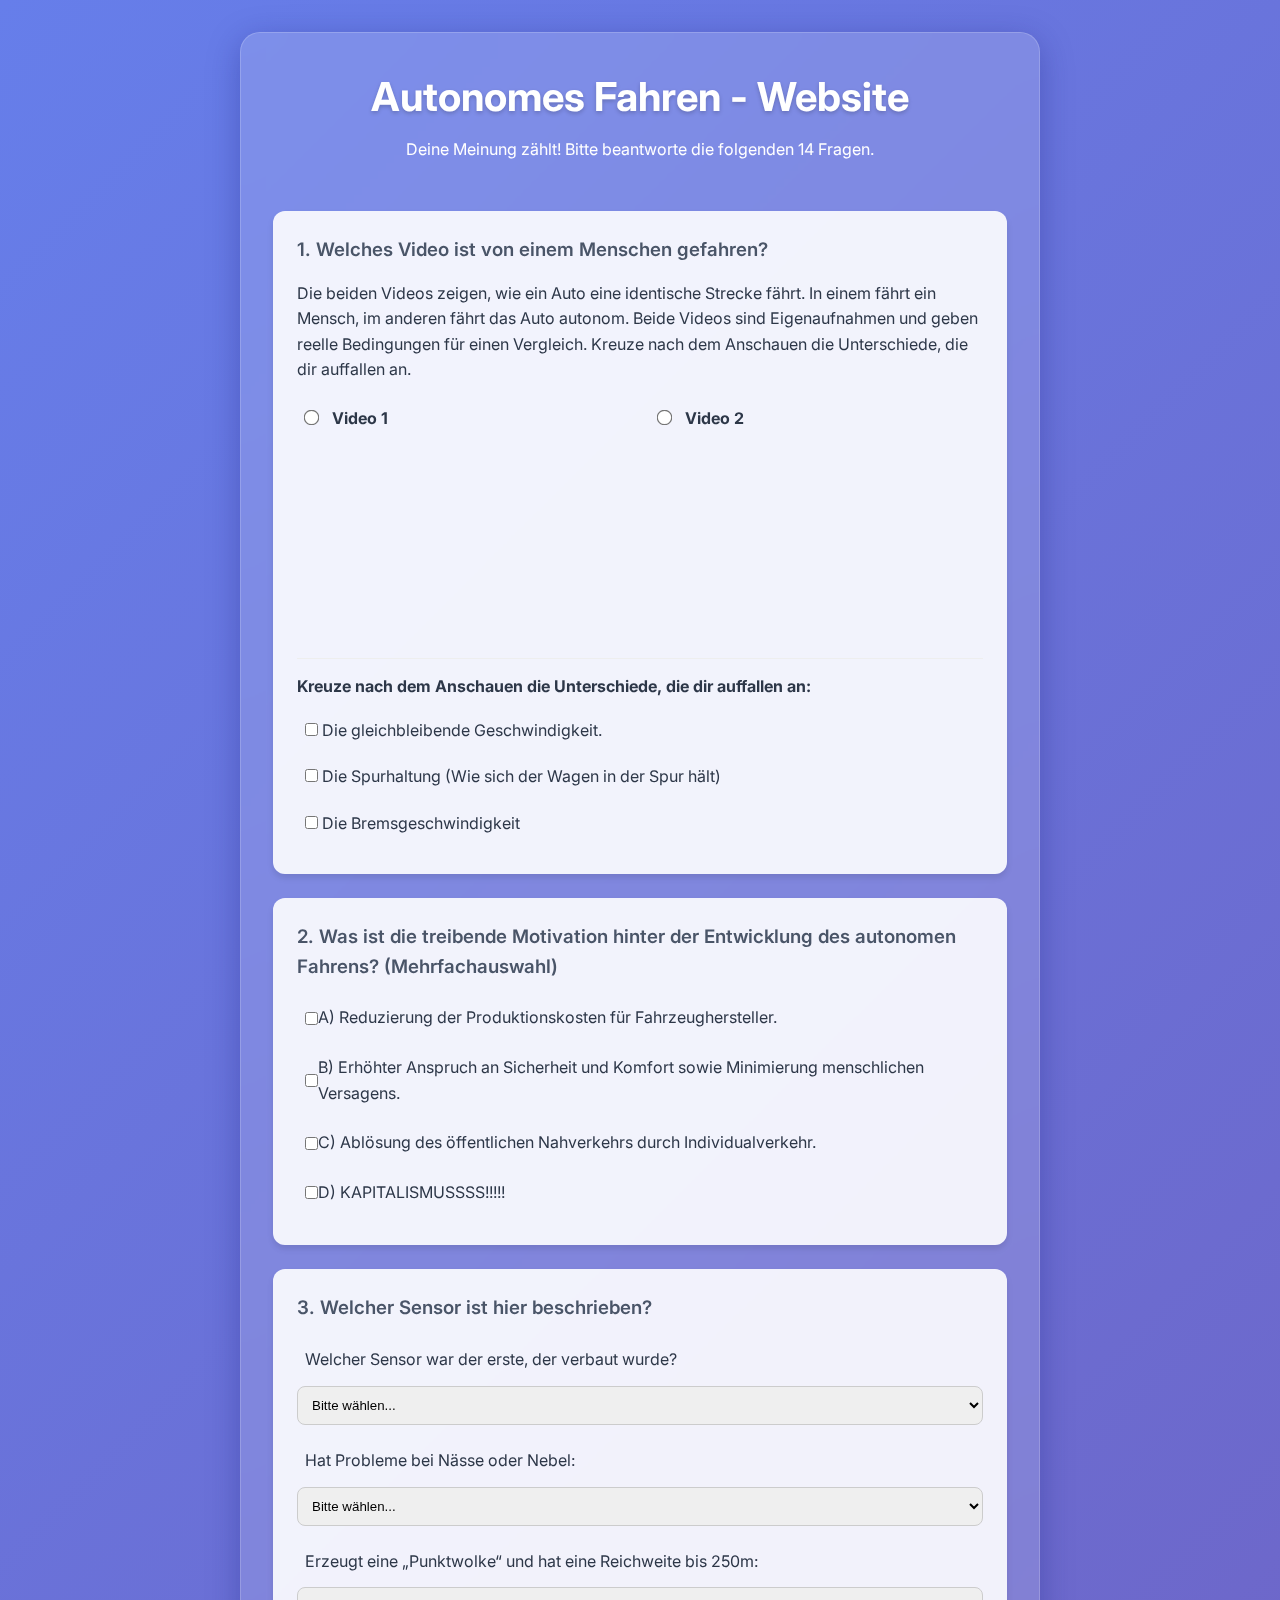
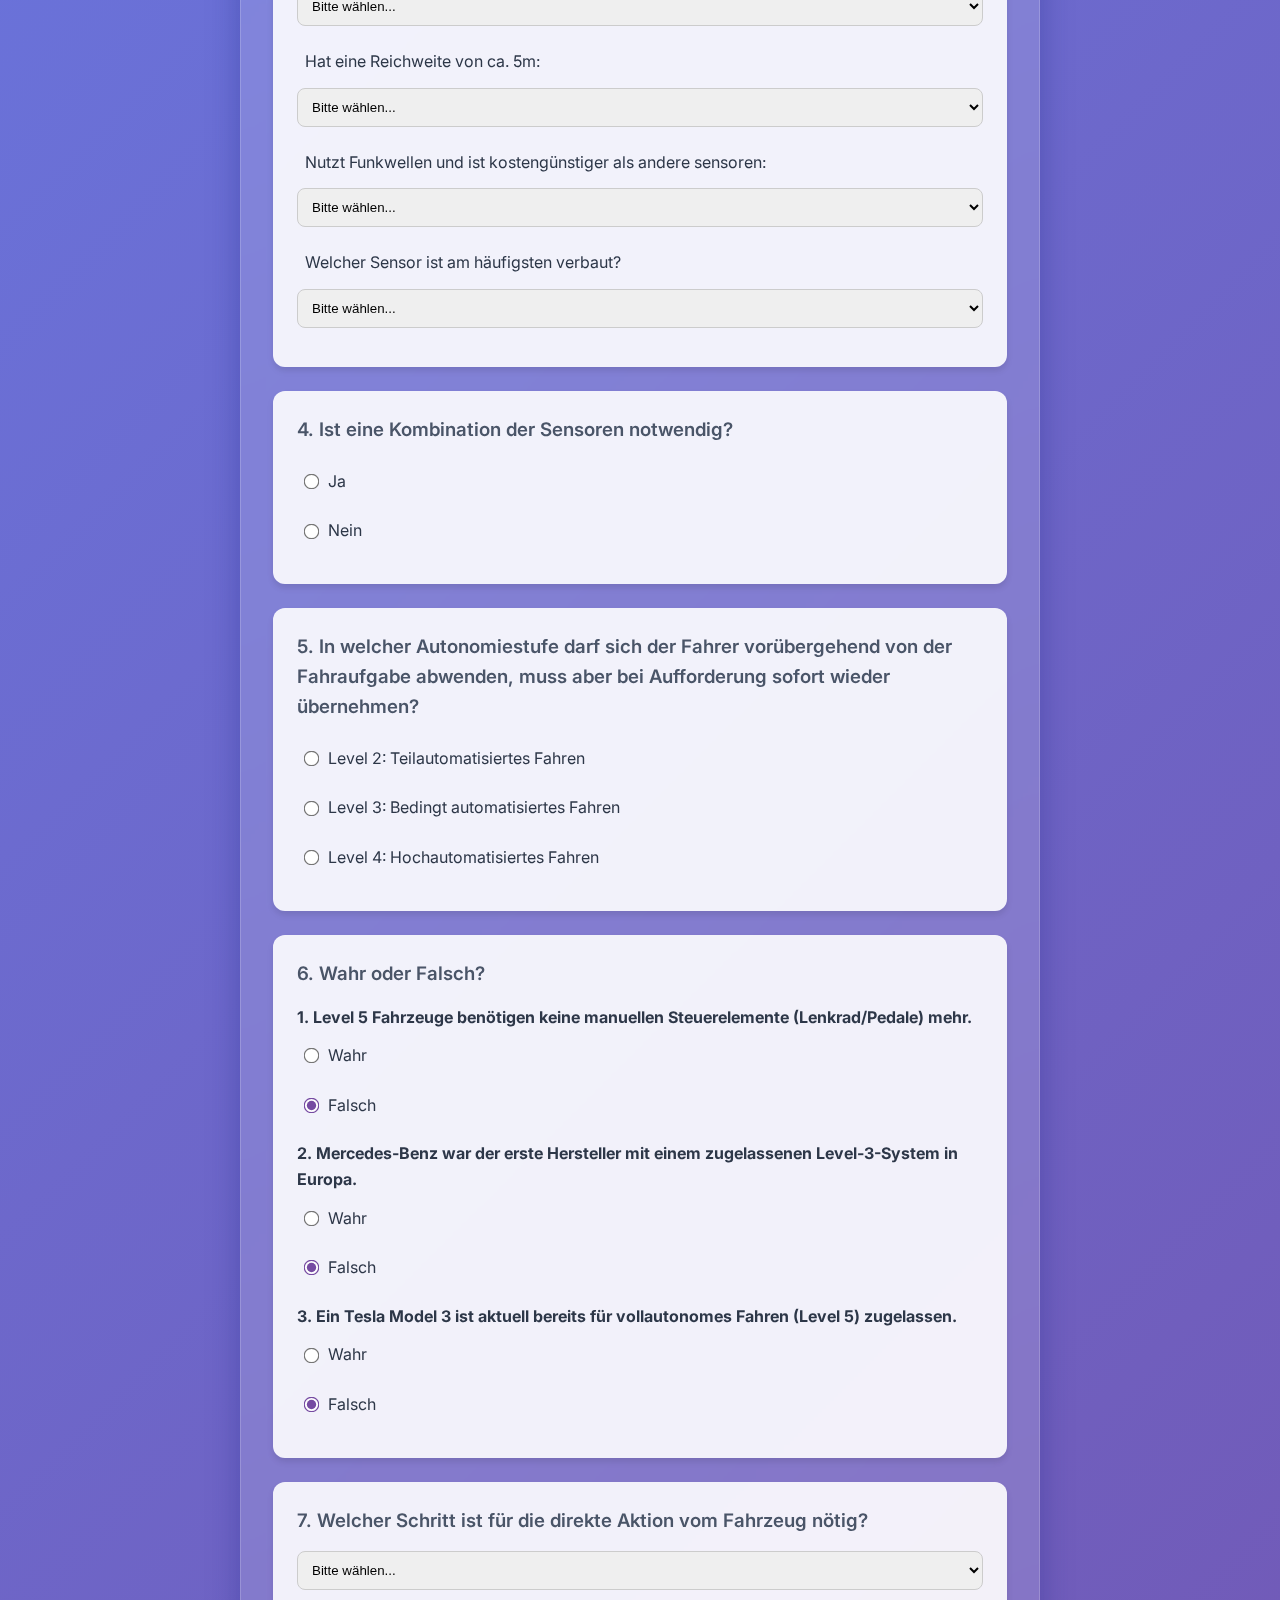
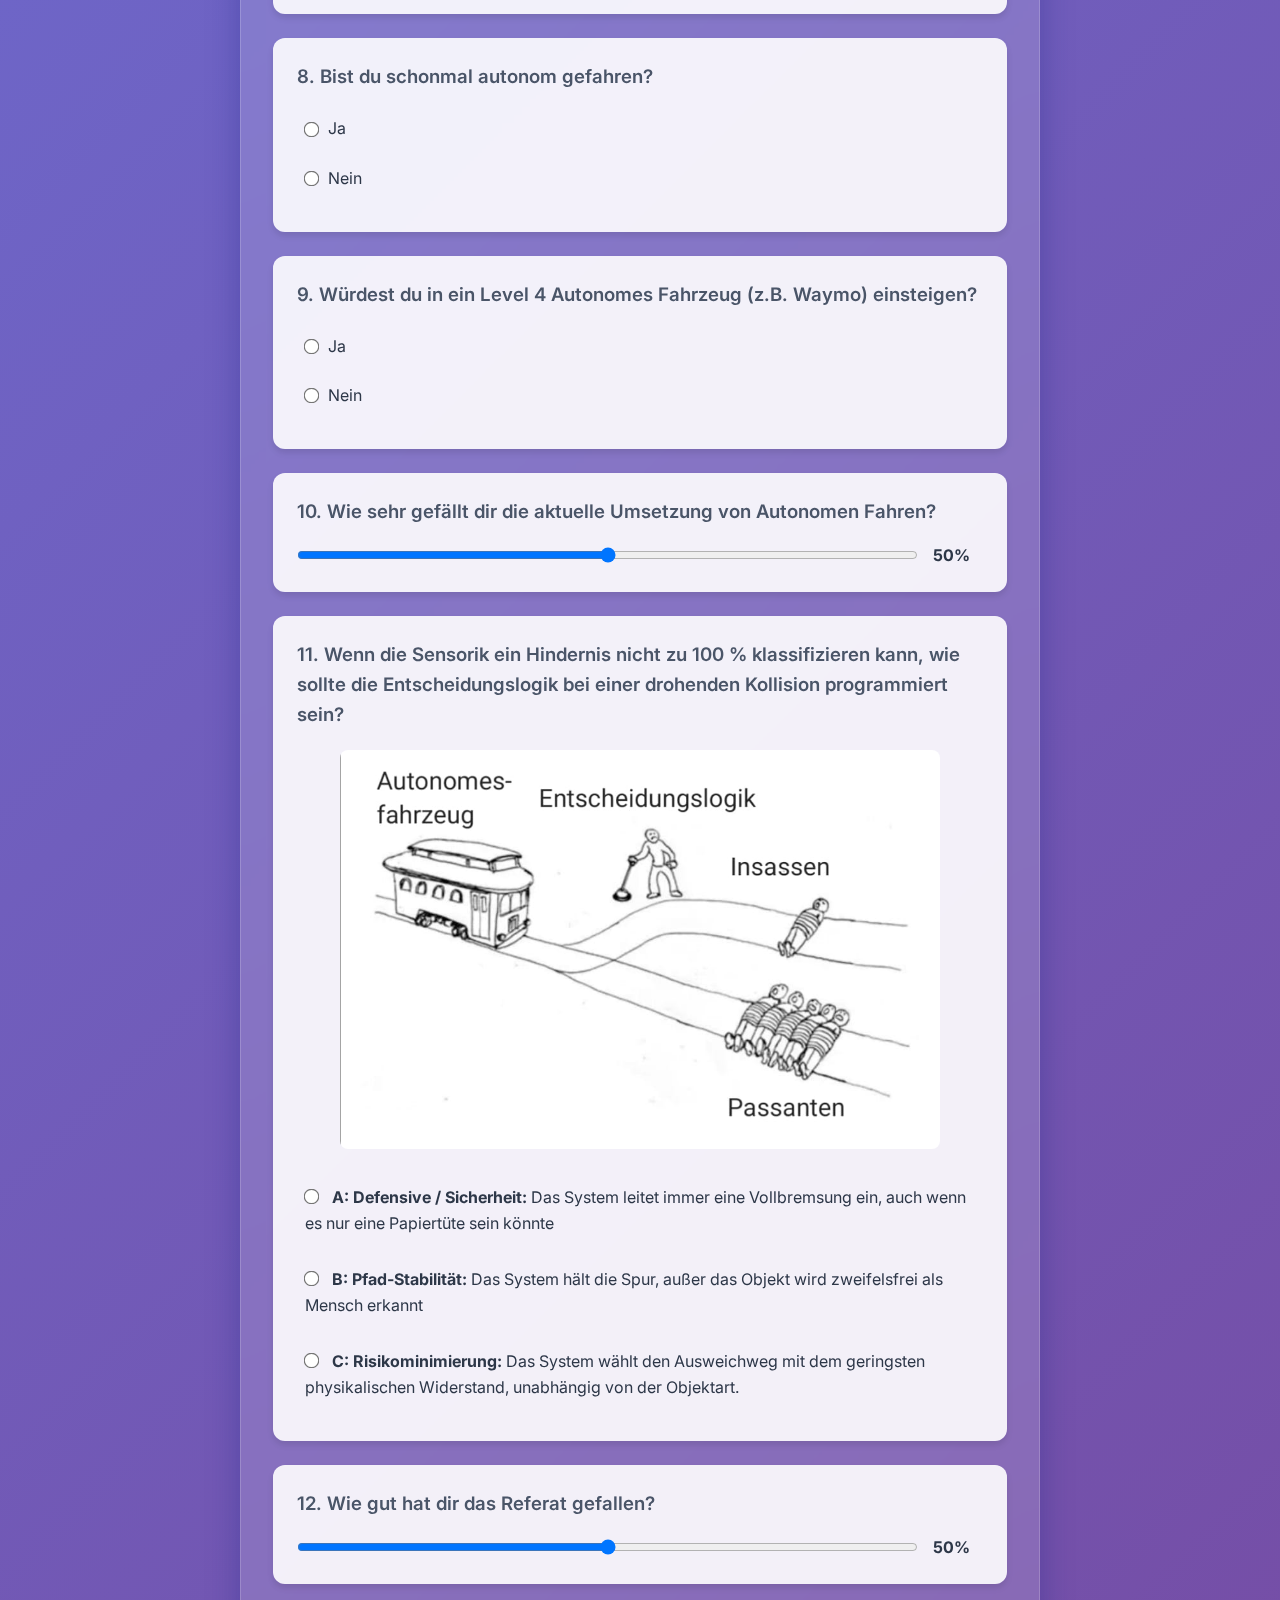
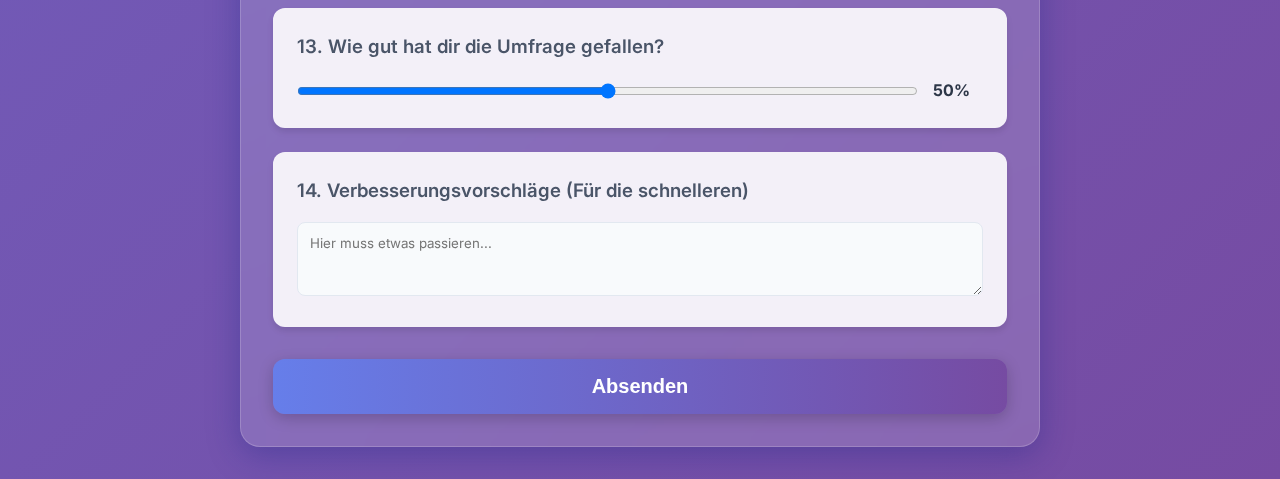
<file: index.html>
<!DOCTYPE html>
<html lang="de">

<head>
    <meta charset="UTF-8">
    <meta name="viewport" content="width=device-width, initial-scale=1.0">
    <title>Autonomes Fahren - Website</title>
    <link rel="stylesheet" href="style.css">
    <link href="https://fonts.googleapis.com/css2?family=Inter:wght@300;400;600&display=swap" rel="stylesheet">
</head>

<body>
    <div class="background-animation"></div>
    <div class="container">
        <header>
            <h1>Autonomes Fahren - Website</h1>
            <p>Deine Meinung zählt! Bitte beantworte die folgenden 14 Fragen.</p>
        </header>

        <form id="surveyForm">
            <!-- Multiple Choice Questions -->
            <!-- Age Question (Formerly Q1, moved to pos 11) -->
            <!-- Video Question (Now Q1) -->
            <!-- Video Question (Now Q1) -->
            <div class="question-card">
                <h3>1. Welches Video ist von einem Menschen gefahren?</h3>
                <p style="margin-bottom: 15px;">
                    Die beiden Videos zeigen, wie ein Auto eine identische Strecke fährt. In einem fährt ein Mensch, im
                    anderen fährt das Auto autonom. Beide Videos sind Eigenaufnahmen und geben reelle Bedingungen für
                    einen Vergleich. Kreuze nach dem Anschauen die Unterschiede, die dir auffallen an.
                </p>
                <div class="video-options">
                    <label class="video-label">
                        <input type="radio" name="q11" value="Video 1" required style="margin-bottom: 10px;">
                        <strong>Video 1</strong>
                        <div class="video-wrapper">
                            <iframe src="https://www.youtube.com/embed/90-Qyd0gnnc" title="YouTube video player"
                                frameborder="0"
                                allow="accelerometer; autoplay; clipboard-write; encrypted-media; gyroscope; picture-in-picture"
                                allowfullscreen></iframe>
                        </div>
                    </label>

                    <label class="video-label">
                        <input type="radio" name="q11" value="Video 2">
                        <strong>Video 2</strong>
                        <div class="video-wrapper">
                            <iframe src="https://www.youtube.com/embed/MWHw2IU2d9M" title="YouTube video player"
                                frameborder="0"
                                allow="accelerometer; autoplay; clipboard-write; encrypted-media; gyroscope; picture-in-picture"
                                allowfullscreen></iframe>
                        </div>
                    </label>
                </div>

                <div style="margin-top: 20px; padding-top: 15px; border-top: 1px solid #eee;">
                    <h4 style="margin-bottom: 10px;">Kreuze nach dem Anschauen die Unterschiede, die dir auffallen an:
                    </h4>
                    <label style="display:block; margin-bottom: 5px;">
                        <input type="checkbox" name="q11_details" value="Geschwindigkeit"> Die gleichbleibende
                        Geschwindigkeit.
                    </label>
                    <label style="display:block; margin-bottom: 5px;">
                        <input type="checkbox" name="q11_details" value="Spurhaltung"> Die Spurhaltung (Wie sich der
                        Wagen in der Spur hält)
                    </label>
                    <label style="display:block; margin-bottom: 5px;">
                        <input type="checkbox" name="q11_details" value="Bremsgeschwindigkeit"> Die Bremsgeschwindigkeit
                    </label>
                </div>
            </div>

            <div class="question-card">
                <h3>2. Was ist die treibende Motivation hinter der Entwicklung des autonomen Fahrens? (Mehrfachauswahl)
                </h3>
                <label><input type="checkbox" name="q2" value="A"> A) Reduzierung der Produktionskosten für
                    Fahrzeughersteller.</label>
                <label><input type="checkbox" name="q2" value="B"> B) Erhöhter Anspruch an Sicherheit und Komfort sowie
                    Minimierung menschlichen Versagens.</label>
                <label><input type="checkbox" name="q2" value="C"> C) Ablösung des öffentlichen Nahverkehrs durch
                    Individualverkehr.</label>
                <label><input type="checkbox" name="q2" value="D"> D) KAPITALISMUSSSS!!!!!</label>
            </div>

            <div class="question-card">
                <h3>3. Welcher Sensor ist hier beschrieben?</h3>

                <div style="margin-bottom: 15px;">
                    <label style="display:block; margin-bottom:5px;">Welcher Sensor war der erste, der verbaut
                        wurde?</label>
                    <select name="q3_1" required
                        style="width:100%; padding:10px; border-radius:8px; border:1px solid #ccc;">
                        <option value="" disabled selected>Bitte wählen...</option>
                        <option value="A">A) LiDAR</option>
                        <option value="B">B) Radar</option>
                        <option value="C">C) Ultraschall</option>
                        <option value="D">D) Kamera</option>
                    </select>
                </div>

                <div style="margin-bottom: 15px;">
                    <label style="display:block; margin-bottom:5px;">Hat Probleme bei Nässe oder Nebel:</label>
                    <select name="q3_2" required
                        style="width:100%; padding:10px; border-radius:8px; border:1px solid #ccc;">
                        <option value="" disabled selected>Bitte wählen...</option>
                        <option value="A">A) LiDAR</option>
                        <option value="B">B) Radar</option>
                        <option value="C">C) Ultraschall</option>
                        <option value="D">D) Kamera</option>
                    </select>
                </div>

                <div style="margin-bottom: 15px;">
                    <label style="display:block; margin-bottom:5px;">Erzeugt eine „Punktwolke“ und hat eine Reichweite
                        bis 250m:</label>
                    <select name="q3_3" required
                        style="width:100%; padding:10px; border-radius:8px; border:1px solid #ccc;">
                        <option value="" disabled selected>Bitte wählen...</option>
                        <option value="A">A) LiDAR</option>
                        <option value="B">B) Radar</option>
                        <option value="C">C) Ultraschall</option>
                        <option value="D">D) Kamera</option>
                    </select>
                </div>

                <div style="margin-bottom: 15px;">
                    <label style="display:block; margin-bottom:5px;">Hat eine Reichweite von ca. 5m:</label>
                    <select name="q3_4" required
                        style="width:100%; padding:10px; border-radius:8px; border:1px solid #ccc;">
                        <option value="" disabled selected>Bitte wählen...</option>
                        <option value="A">A) LiDAR</option>
                        <option value="B">B) Radar</option>
                        <option value="C">C) Ultraschall</option>
                        <option value="D">D) Kamera</option>
                    </select>
                </div>

                <div style="margin-bottom: 15px;">
                    <label style="display:block; margin-bottom:5px;">Nutzt Funkwellen und ist kostengünstiger als andere
                        sensoren:</label>
                    <select name="q3_5" required
                        style="width:100%; padding:10px; border-radius:8px; border:1px solid #ccc;">
                        <option value="" disabled selected>Bitte wählen...</option>
                        <option value="A">A) LiDAR</option>
                        <option value="B">B) Radar</option>
                        <option value="C">C) Ultraschall</option>
                        <option value="D">D) Kamera</option>
                    </select>
                </div>

                <div style="margin-bottom: 15px;">
                    <label style="display:block; margin-bottom:5px;">Welcher Sensor ist am häufigsten verbaut?</label>
                    <select name="q3_6" required
                        style="width:100%; padding:10px; border-radius:8px; border:1px solid #ccc;">
                        <option value="" disabled selected>Bitte wählen...</option>
                        <option value="A">A) LiDAR</option>
                        <option value="B">B) Radar</option>
                        <option value="C">C) Ultraschall</option>
                        <option value="D">D) Kamera</option>
                    </select>
                </div>
            </div>

            <div class="question-card">
                <h3>4. Ist eine Kombination der Sensoren notwendig?</h3>
                <label><input type="radio" name="q4" value="Ja" required> Ja</label>
                <label><input type="radio" name="q4" value="Nein"> Nein</label>
            </div>

            <div class="question-card">
                <h3>5. In welcher Autonomiestufe darf sich der Fahrer vorübergehend von der Fahraufgabe abwenden, muss
                    aber bei Aufforderung sofort wieder übernehmen?</h3>
                <label><input type="radio" name="q5" value="Level 2: Teilautomatisiertes Fahren" required> Level 2:
                    Teilautomatisiertes Fahren</label>
                <label><input type="radio" name="q5" value="Level 3: Bedingt automatisiertes Fahren"> Level 3: Bedingt
                    automatisiertes Fahren</label>
                <label><input type="radio" name="q5" value="Level 4: Hochautomatisiertes Fahren"> Level 4:
                    Hochautomatisiertes Fahren</label>
            </div>

            <div class="question-card">
                <h3>6. Wahr oder Falsch?</h3>

                <div style="margin-bottom: 15px;">
                    <p style="margin-bottom: 5px;"><strong>1. Level 5 Fahrzeuge benötigen keine manuellen Steuerelemente
                            (Lenkrad/Pedale) mehr.</strong></p>
                    <label style="margin-right: 15px;"><input type="radio" name="q6_1" value="Wahr"> Wahr</label>
                    <label><input type="radio" name="q6_1" value="Falsch" checked> Falsch</label>
                </div>

                <div style="margin-bottom: 15px;">
                    <p style="margin-bottom: 5px;"><strong>2. Mercedes-Benz war der erste Hersteller mit einem
                            zugelassenen Level-3-System in Europa.</strong></p>
                    <label style="margin-right: 15px;"><input type="radio" name="q6_2" value="Wahr"> Wahr</label>
                    <label><input type="radio" name="q6_2" value="Falsch" checked> Falsch</label>
                </div>

                <div style="margin-bottom: 0;">
                    <p style="margin-bottom: 5px;"><strong>3. Ein Tesla Model 3 ist aktuell bereits für vollautonomes
                            Fahren (Level 5) zugelassen.</strong></p>
                    <label style="margin-right: 15px;"><input type="radio" name="q6_3" value="Wahr"> Wahr</label>
                    <label><input type="radio" name="q6_3" value="Falsch" checked> Falsch</label>
                </div>
            </div>

            <div class="question-card">
                <h3>7. Welcher Schritt ist für die direkte Aktion vom Fahrzeug nötig?</h3>
                <select name="q7" required style="width:100%; padding:10px; border-radius:8px; border:1px solid #ccc;">
                    <option value="" disabled selected>Bitte wählen...</option>
                    <option value="Absicherung durch Karten">Absicherung durch Karten</option>
                    <option value="Wahrnehmung">Wahrnehmung</option>
                    <option value="Entscheidungslogik">Entscheidungslogik</option>
                    <option value="Aktuatoren">Aktuatoren</option>
                </select>
            </div>

            <div class="question-card">
                <h3>8. Bist du schonmal autonom gefahren?</h3>
                <label><input type="radio" name="q8" value="Ja" required> Ja</label>
                <label><input type="radio" name="q8" value="Nein"> Nein</label>
            </div>

            <div class="question-card">
                <h3>9. Würdest du in ein Level 4 Autonomes Fahrzeug (z.B. Waymo) einsteigen?</h3>
                <label><input type="radio" name="q9" value="Ja" required> Ja</label>
                <label><input type="radio" name="q9" value="Nein"> Nein</label>
            </div>

            <div class="question-card">
                <h3>10. Wie sehr gefällt dir die aktuelle Umsetzung von Autonomen Fahren?</h3>
                <div style="display: flex; align-items: center; gap: 15px;">
                    <input type="range" name="q10" min="0" max="100" value="50" style="flex: 1;"
                        oninput="document.getElementById('q10val').textContent = this.value + '%'">
                    <span id="q10val" style="font-weight: bold; width: 50px;">50%</span>
                </div>
            </div>

            <!-- Text Questions -->
            <!-- Trolley Problem Question (Formerly Age, internal name q1) -->
            <div class="question-card">
                <h3>11. Wenn die Sensorik ein Hindernis nicht zu 100 % klassifizieren kann, wie sollte die
                    Entscheidungslogik bei einer drohenden Kollision programmiert sein?</h3>
                <div style="margin: 20px 0; text-align: center;">
                    <img src="Trolley_Problem.jpg" alt="Trolley Problem"
                        style="width: 100%; max-width: 600px; border-radius: 8px;">
                </div>
                <label style="display: block; margin-bottom: 15px;">
                    <input type="radio" name="q1" value="Defensive/Sicherheit" required>
                    <strong>A: Defensive / Sicherheit:</strong> Das System leitet immer eine Vollbremsung ein, auch wenn
                    es nur eine Papiertüte sein könnte
                </label>
                <label style="display: block; margin-bottom: 15px;">
                    <input type="radio" name="q1" value="Pfad-Stabilität">
                    <strong>B: Pfad-Stabilität:</strong> Das System hält die Spur, außer das Objekt wird zweifelsfrei
                    als Mensch erkannt
                </label>
                <label style="display: block;">
                    <input type="radio" name="q1" value="Risikominimierung">
                    <strong>C: Risikominimierung:</strong> Das System wählt den Ausweichweg mit dem geringsten
                    physikalischen Widerstand, unabhängig von der Objektart.
                </label>
            </div>

            <div class="question-card">
                <h3>12. Wie gut hat dir das Referat gefallen?</h3>
                <div style="display: flex; align-items: center; gap: 15px;">
                    <input type="range" name="q12" min="0" max="100" value="50" style="flex: 1;"
                        oninput="document.getElementById('q12val').textContent = this.value + '%'">
                    <span id="q12val" style="font-weight: bold; width: 50px;">50%</span>
                </div>
            </div>

            <div class="question-card">
                <h3>13. Wie gut hat dir die Umfrage gefallen?</h3>
                <div style="display: flex; align-items: center; gap: 15px;">
                    <input type="range" name="q13" min="0" max="100" value="50" style="flex: 1;"
                        oninput="document.getElementById('q13val').textContent = this.value + '%'">
                    <span id="q13val" style="font-weight: bold; width: 50px;">50%</span>
                </div>
            </div>

            <div class="question-card">
                <h3>14. Verbesserungsvorschläge (Für die schnelleren)</h3>
                <textarea name="q14" placeholder="Hier muss etwas passieren..." rows="3" required></textarea>
            </div>

            <button type="submit" id="submitBtn">Absenden</button>
        </form>

        <div id="message" class="hidden"></div>
    </div>
    <script src="script.js"></script>
</body>

</html>
</file>
<file: style.css>
:root {
    --primary-color: #667eea;
    --secondary-color: #764ba2;
    --text-color: #2d3748;
    --bg-color: #f7fafc;
    --card-bg: rgba(255, 255, 255, 0.9);
    --input-bg: rgba(255, 255, 255, 0.5);
    --shadow: 0 4px 6px rgba(0, 0, 0, 0.1);
}

* {
    box-sizing: border-box;
    margin: 0;
    padding: 0;
}

body {
    font-family: 'Inter', sans-serif;
    color: var(--text-color);
    background: linear-gradient(135deg, var(--primary-color) 0%, var(--secondary-color) 100%);
    min-height: 100vh;
    padding: 2rem;
    line-height: 1.6;
}

.container {
    max-width: 800px;
    margin: 0 auto;
    background: rgba(255, 255, 255, 0.15);
    backdrop-filter: blur(10px);
    border-radius: 20px;
    padding: 2rem;
    box-shadow: 0 8px 32px 0 rgba(31, 38, 135, 0.37);
    border: 1px solid rgba(255, 255, 255, 0.18);
}

header {
    text-align: center;
    margin-bottom: 3rem;
    color: white;
}

header h1 {
    font-size: 2.5rem;
    margin-bottom: 0.5rem;
    text-shadow: 0 2px 4px rgba(0,0,0,0.2);
}

.question-card {
    background: var(--card-bg);
    padding: 1.5rem;
    border-radius: 12px;
    margin-bottom: 1.5rem;
    box-shadow: var(--shadow);
    transition: transform 0.2s ease;
}

.question-card:hover {
    transform: translateY(-2px);
}

h3 {
    margin-bottom: 1rem;
    font-weight: 600;
    color: #4a5568;
}

label {
    display: flex;
    align-items: center;
    margin-bottom: 0.5rem;
    cursor: pointer;
    font-size: 1rem;
    padding: 0.5rem;
    border-radius: 8px;
    transition: background 0.2s;
}

label:hover {
    background: #edf2f7;
}

input[type="radio"] {
    margin-right: 10px;
    accent-color: var(--secondary-color);
    transform: scale(1.2);
}

textarea {
    width: 100%;
    padding: 0.75rem;
    border: 1px solid #e2e8f0;
    border-radius: 8px;
    font-family: inherit;
    resize: vertical;
    background: #f8fafc;
    transition: border-color 0.2s;
}

textarea:focus {
    outline: none;
    border-color: var(--primary-color);
    box-shadow: 0 0 0 3px rgba(102, 126, 234, 0.2);
}

button {
    display: block;
    width: 100%;
    padding: 1rem;
    background: linear-gradient(to right, var(--primary-color), var(--secondary-color));
    color: white;
    border: none;
    border-radius: 12px;
    font-size: 1.25rem;
    font-weight: 600;
    cursor: pointer;
    transition: opacity 0.2s, transform 0.1s;
    margin-top: 2rem;
    box-shadow: 0 4px 15px rgba(0,0,0,0.2);
}

button:hover {
    opacity: 0.9;
    transform: translateY(-1px);
}

button:active {
    transform: translateY(1px);
}

button:disabled {
    opacity: 0.7;
    cursor: not-allowed;
}

#message {
    margin-top: 1.5rem;
    padding: 1rem;
    border-radius: 8px;
    text-align: center;
    font-weight: 600;
}

.success {
    background: #c6f6d5;
    color: #2f855a;
}

.error {
    background: #fed7d7;
    color: #c53030;
}

.hidden {
    display: none;
}

/* Animations */
@keyframes fadeIn {
    from { opacity: 0; transform: translateY(10px); }
    to { opacity: 1; transform: translateY(0); }
}

.question-card {
    animation: fadeIn 0.5s ease-out forwards;
}

@media (max-width: 600px) {
    .container {
        padding: 1rem;
    }
    
    header h1 {
        font-size: 1.8rem;
    }

    .video-options {
        flex-direction: column;
    }

    .video-label {
        min-width: 100% !important;
    }
}

/* New Responsive Classes */
.video-options {
    display: flex;
    gap: 20px;
    flex-wrap: wrap;
    margin-bottom: 20px;
}

.video-label {
    flex: 1;
    min-width: 300px;
    display: block;
}

.video-wrapper {
    margin-top: 10px;
    border-radius: 8px;
    overflow: hidden;
    position: relative;
    padding-bottom: 56.25%; /* 16:9 Aspect Ratio */
    height: 0;
}

.video-wrapper iframe {
    position: absolute;
    top: 0;
    left: 0;
    width: 100%;
    height: 100%;
}

img {
    max-width: 100%;
    height: auto;
}
</file>
